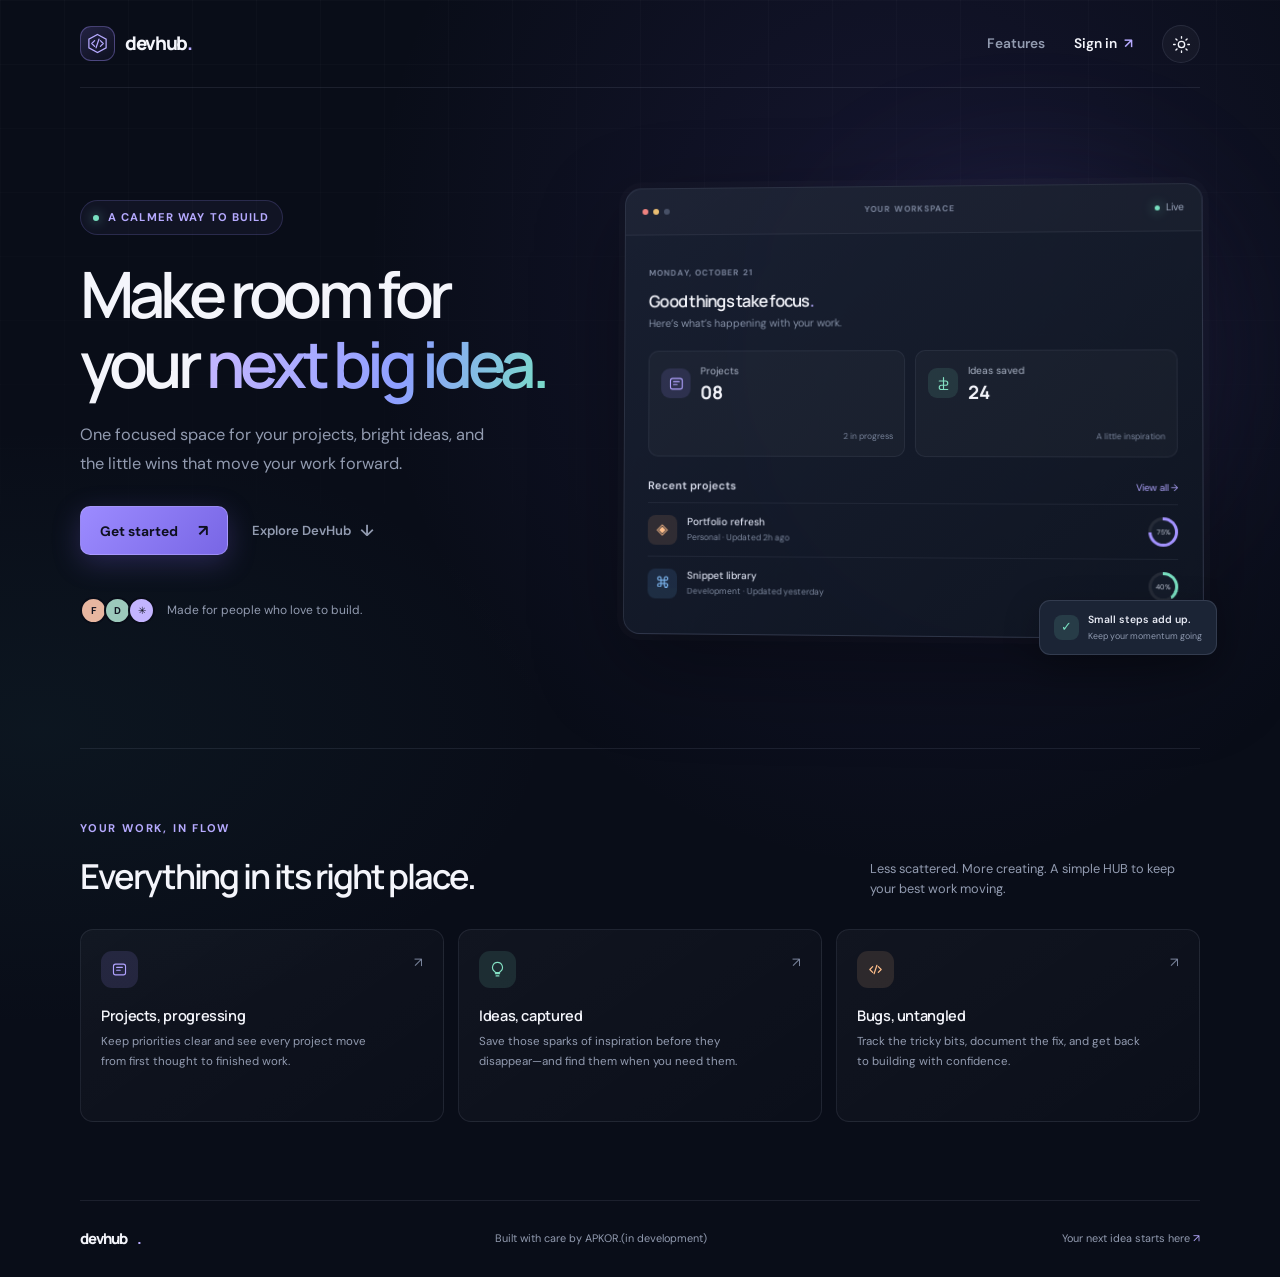
<file: index.html>
<!DOCTYPE html>
<html lang="en">
<head>
    <meta charset="UTF-8">
    <meta name="viewport" content="width=device-width, initial-scale=1.0">
    <meta name="author" content="Francis Bernardo">
    <meta name="description" content="DevHub is your focused workspace for developer projects, ideas, and progress.">
    <meta name="theme-color" content="#090d18">
    <title>DevHub — Your space to build</title>
    <link rel="icon" href="devhublogo.png" type="image/x-icon">
    <link rel="stylesheet" href="script.css">
</head>
<body>
    <div class="page-shell">
        <header class="site-header">
            <a class="brand" href="index.html" aria-label="DevHub home">
                <span class="brand-mark" aria-hidden="true">
                    <svg viewBox="0 0 32 32" fill="none">
                        <path d="M16 3.5 28 10v12L16 28.5 4 22V10L16 3.5Z" stroke="currentColor" stroke-width="1.7"/>
                        <path d="m12 12-4 4 4 4m8-8 4 4-4 4m-2-10-4 12" stroke="currentColor" stroke-width="1.7" stroke-linecap="round" stroke-linejoin="round"/>
                    </svg>
                </span>
                <span>devhub<span class="brand-period">.</span></span>
            </a>
            <nav class="header-actions" aria-label="Main navigation">
                <a class="nav-link" href="#features">Features</a>
                <a class="nav-cta" href="log in.html">Sign in <span aria-hidden="true">↗</span></a>
                <button id="theme-toggle" class="theme-toggle" type="button" aria-label="Switch to light theme" aria-pressed="false">
                    <svg class="sun-icon" viewBox="0 0 24 24" fill="none" aria-hidden="true">
                        <circle cx="12" cy="12" r="4" stroke="currentColor" stroke-width="1.7"/>
                        <path d="M12 2v2m0 16v2M4.93 4.93l1.42 1.42m11.3 11.3 1.42 1.42M2 12h2m16 0h2M4.93 19.07l1.42-1.42m11.3-11.3 1.42-1.42" stroke="currentColor" stroke-width="1.7" stroke-linecap="round"/>
                    </svg>
                    <svg class="moon-icon" viewBox="0 0 24 24" fill="none" aria-hidden="true">
                        <path d="M20.2 15.1A8.5 8.5 0 0 1 8.9 3.8 8.5 8.5 0 1 0 20.2 15.1Z" stroke="currentColor" stroke-width="1.7" stroke-linejoin="round"/>
                    </svg>
                </button>
            </nav>
        </header>

        <main>
            <section class="hero" aria-labelledby="hero-title">
                <div class="hero-copy">
                    <div class="eyebrow"><span class="status-dot"></span> A calmer way to build</div>
                    <h1 id="hero-title">Make room for<br>your <span>next big idea.</span></h1>
                    <p class="hero-description">One focused space for your projects, bright ideas, and the little wins that move your work forward.</p>
                    <div class="hero-actions">
                        <a class="primary-button" href="log in.html">Get started <span aria-hidden="true">↗</span></a>
                        <a class="text-button" href="#features">Explore DevHub <span aria-hidden="true">↓</span></a>
                    </div>
                    <div class="social-proof">
                        <div class="avatar-stack" aria-hidden="true">
                            <span class="avatar avatar-one">F</span>
                            <span class="avatar avatar-two">D</span>
                            <span class="avatar avatar-three">✳</span>
                        </div>
                        <p>Made for people who love to build.</p>
                    </div>
                </div>

                <div class="workspace-wrap" aria-label="Preview of the DevHub workspace">
                    <div class="glow-orb" aria-hidden="true"></div>
                    <div class="workspace-card">
                        <div class="workspace-topbar">
                            <div class="window-dots" aria-hidden="true"><i></i><i></i><i></i></div>
                            <span class="workspace-label">YOUR WORKSPACE</span>
                            <span class="live-indicator"><i></i> Live</span>
                        </div>
                        <div class="workspace-content">
                            <div class="workspace-greeting">
                                <span class="greeting-label">MONDAY, OCTOBER 21</span>
                                <h2>Good things take focus<span>.</span></h2>
                                <p>Here’s what’s happening with your work.</p>
                            </div>
                            <div class="overview-row">
                                <div class="overview-tile">
                                    <span class="tile-icon violet" aria-hidden="true">
                                        <svg viewBox="0 0 24 24" fill="none"><rect x="3.5" y="4.5" width="17" height="15" rx="3" stroke="currentColor" stroke-width="1.6"/><path d="M8 9h8M8 13h5" stroke="currentColor" stroke-width="1.6" stroke-linecap="round"/></svg>
                                    </span>
                                    <span class="tile-label">Projects</span>
                                    <strong>08</strong>
                                    <span class="tile-note">2 in progress</span>
                                </div>
                                <div class="overview-tile">
                                    <span class="tile-icon mint" aria-hidden="true">
                                        <svg viewBox="0 0 24 24" fill="none"><path d="M12 3.5v17m-6-12h9a3 3 0 0 1 0 6H9a3 3 0 0 0 0 6h9" stroke="currentColor" stroke-width="1.6" stroke-linecap="round"/></svg>
                                    </span>
                                    <span class="tile-label">Ideas saved</span>
                                    <strong>24</strong>
                                    <span class="tile-note">A little inspiration</span>
                                </div>
                            </div>
                            <div class="recent-projects">
                                <div class="section-heading"><span>Recent projects</span><a href="projects.html">View all <span aria-hidden="true">→</span></a></div>
                                <div class="project-row">
                                    <span class="project-symbol project-symbol-one" aria-hidden="true">◈</span>
                                    <span class="project-name">Portfolio refresh<small>Personal · Updated 2h ago</small></span>
                                    <span class="progress-ring progress-75" aria-label="75% complete"><span>75%</span></span>
                                </div>
                                <div class="project-row">
                                    <span class="project-symbol project-symbol-two" aria-hidden="true">⌘</span>
                                    <span class="project-name">Snippet library<small>Development · Updated yesterday</small></span>
                                    <span class="progress-ring progress-40" aria-label="40% complete"><span>40%</span></span>
                                </div>
                            </div>
                        </div>
                    </div>
                    <div class="floating-note"><span class="note-check" aria-hidden="true">✓</span><span>Small steps add up.<small>Keep your momentum going</small></span></div>
                </div>
            </section>

            <section class="features" id="features" aria-labelledby="features-title">
                <div class="features-heading">
                    <div>
                        <span class="section-kicker">YOUR WORK, IN FLOW</span>
                        <h2 id="features-title">Everything in its right place.</h2>
                    </div>
                    <p>Less scattered. More creating. A simple HUB to keep your best work moving.</p>
                </div>
                <div class="feature-grid">
                    <article class="feature-card">
                        <span class="feature-icon feature-violet" aria-hidden="true">
                            <svg viewBox="0 0 24 24" fill="none"><rect x="3.5" y="4.5" width="17" height="15" rx="3" stroke="currentColor" stroke-width="1.6"/><path d="M8 9h8M8 13h5" stroke="currentColor" stroke-width="1.6" stroke-linecap="round"/></svg>
                        </span>
                        <h3>Projects, progressing</h3>
                        <p>Keep priorities clear and see every project move from first thought to finished work.</p>
                        <span class="feature-arrow" aria-hidden="true">↗</span>
                    </article>
                    <article class="feature-card">
                        <span class="feature-icon feature-mint" aria-hidden="true">
                            <svg viewBox="0 0 24 24" fill="none"><path d="M9 18h6m-5 3h4m-2-19a7 7 0 0 0-4 12.75c.6.4 1 1.05 1 1.75h6c0-.7.4-1.35 1-1.75A7 7 0 0 0 12 2Z" stroke="currentColor" stroke-width="1.6" stroke-linecap="round" stroke-linejoin="round"/></svg>
                        </span>
                        <h3>Ideas, captured</h3>
                        <p>Save those sparks of inspiration before they disappear—and find them when you need them.</p>
                        <span class="feature-arrow" aria-hidden="true">↗</span>
                    </article>
                    <article class="feature-card">
                        <span class="feature-icon feature-amber" aria-hidden="true">
                            <svg viewBox="0 0 24 24" fill="none"><path d="m8 8-4 4 4 4m8-8 4 4-4 4m-2-10-4 12" stroke="currentColor" stroke-width="1.7" stroke-linecap="round" stroke-linejoin="round"/></svg>
                        </span>
                        <h3>Bugs, untangled</h3>
                        <p>Track the tricky bits, document the fix, and get back to building with confidence.</p>
                        <span class="feature-arrow" aria-hidden="true">↗</span>
                    </article>
                </div>
            </section>
        </main>

        <footer class="site-footer">
            <a class="footer-brand" href="index.html">devhub<span>.</span></a>
            <p>Built with care by APKOR.(in development)</p>
            <a href="log in.html">Your next idea starts here <span aria-hidden="true">↗</span></a>
        </footer>
    </div>
    <script src="script.js"></script>
</body>
</html>
</file>
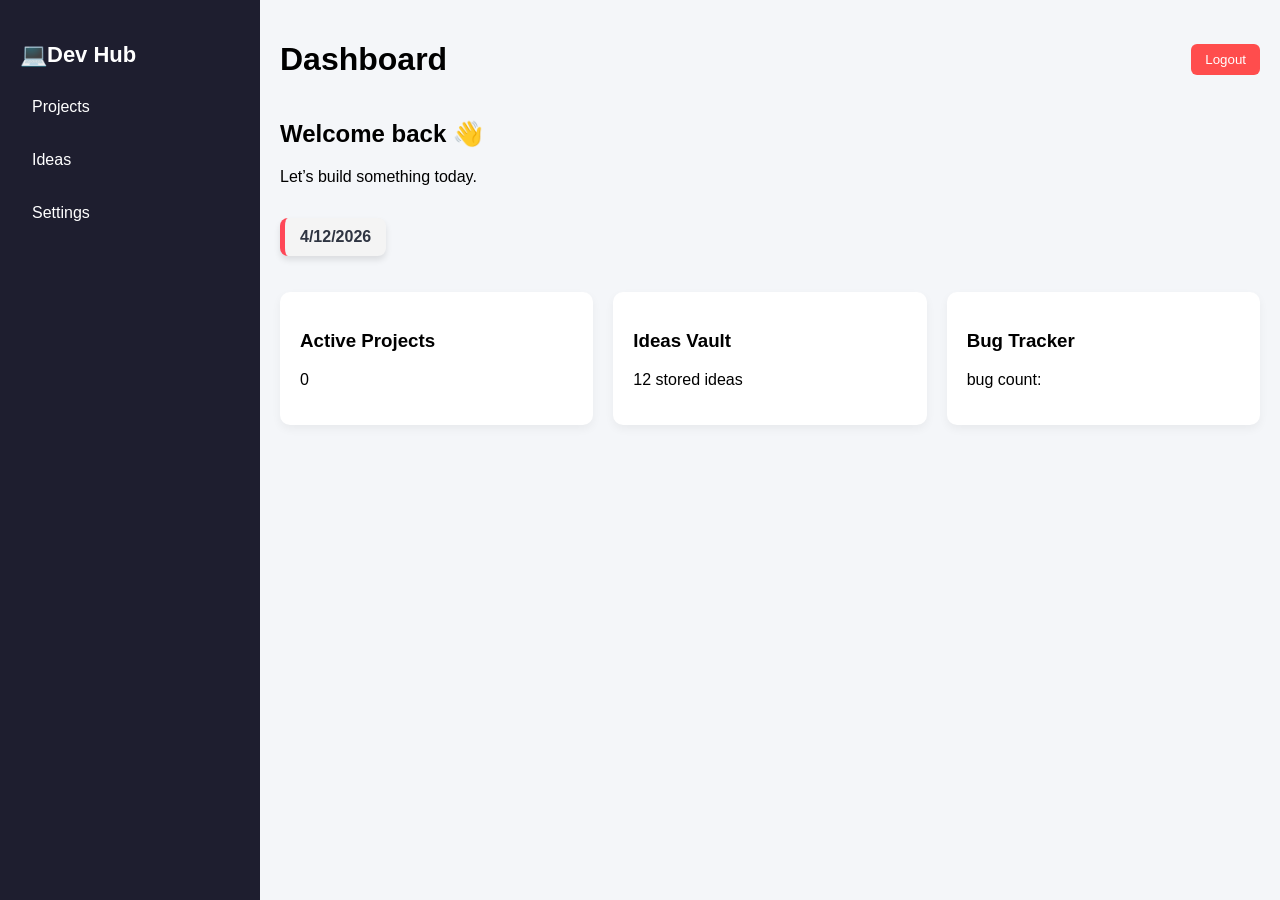
<file: dashboard.html>
<!DOCTYPE html>
<html lang="en">
<head>
    <meta charset="UTF-8">
    <meta name="viewport" content="width=device-width, initial-scale=1.0">
    <title>Dashboard</title>
    <link rel="stylesheet" href="dashboard.css">
</head>
<body>
    <div class="dashboard">

        <aside class="sidebar">
            <h2><a href="dashboard.html" class="logo">💻Dev Hub</a></h2>
            <ul>
                <li><a href="projects.html">Projects</a></li>
                <li><a href="ideas.html">Ideas</a></li>
                <li><a href="settings.html">Settings</a></li>
            </ul>
        </aside>

        <main class="main-content">

            <header class="topbar">
                <h1>Dashboard</h1>
                <button class="logout-btn">Logout</button>
            </header>

            <section class="welcome">
                <h2>Welcome back 👋</h2>
                <p>Let’s build something today.</p>
            </section>
            
            <p id="current-date">Loading date...</p>


            <section class="cards">
                <div class="card" id="activeProjectsCard">
                    <h3>Active Projects</h3>
                    <p id="active-projects-count"></p>
                </div>

                <div class="card">
                    <h3>Ideas Vault</h3>    
                    <p>12 stored ideas</p>
                </div>
                <div class="bug tracker-card card" id="bugCatcher">
                    <h3>Bug Tracker</h3>
                    <p>bug count: <span id="bug-count:"></span></p>
                </div>
            </section>

        </main>
    </div>

    <script src="dashboard.js"></script>
    <script src="bugcatcher.js"></script>
</body>
</html>
</file>
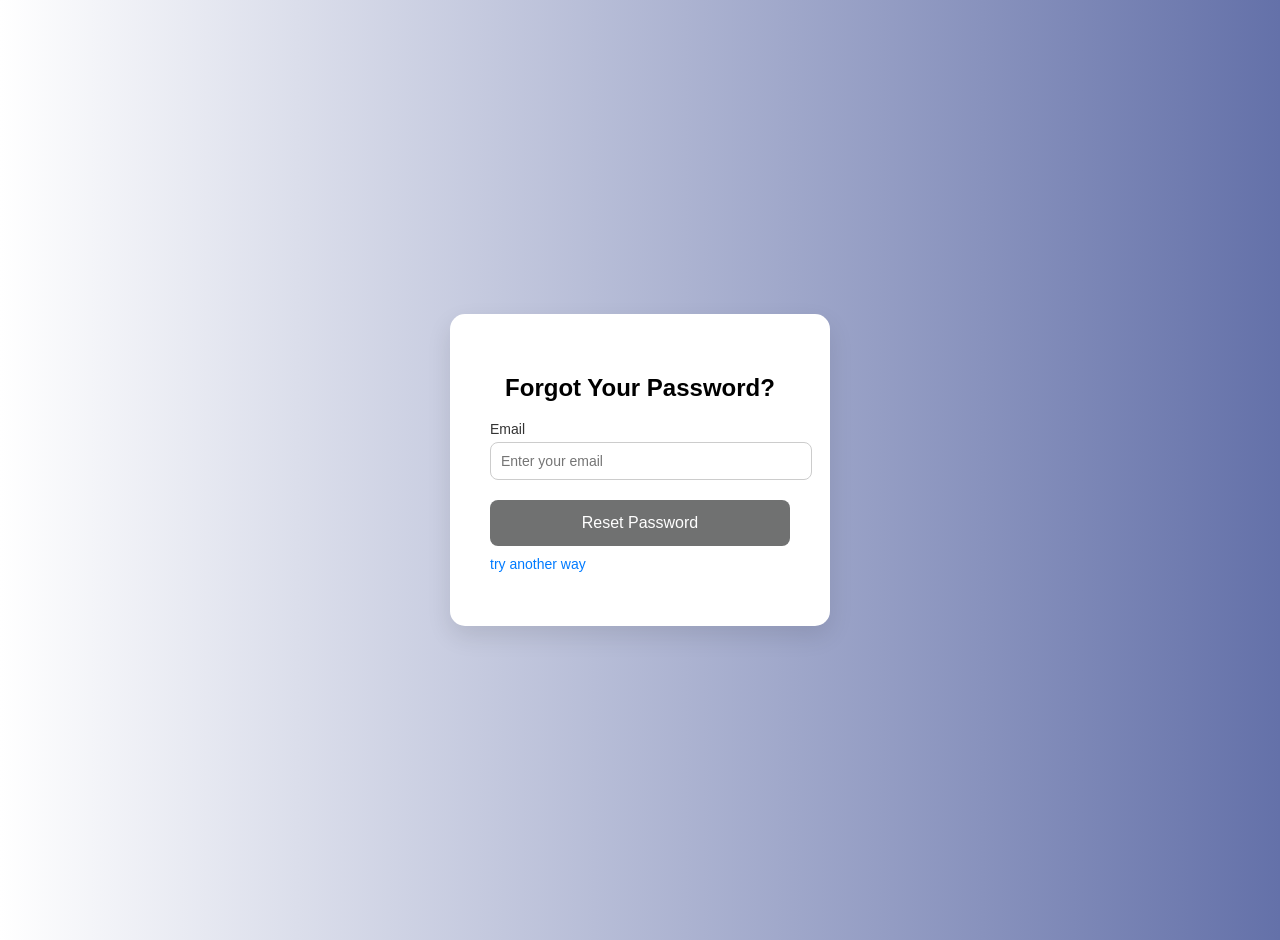
<file: forget-password.html>
<!DOCTYPE html>
<html lang="en">
<head>
    <meta charset="UTF-8">
    <meta name="viewport" content="width=device-width, initial-scale=1.0">
    <title>Forget Password</title>
    <link rel="stylesheet" href="forget-password.css">
</head>
<body>
    <div class="forgot-password-container">
        <h2>Forgot Your Password?</h2>

        <form id="forgot-password-form">
            <div class="input-group">
                <label for="reset-email">Email</label>
                <input type="email" id="reset-email" placeholder="Enter your email" required>
                <p id="email-error" style="color: red; display: none;"></p>
            </div>
            <button type="submit">Reset Password</button>
            <p class="try-another-way">
                <a href="try-another-way.html">try another way</a>
            </p>
        </form>
    </div>
    <script src="forget-password.js"></script>
</body>
</html>
</file>
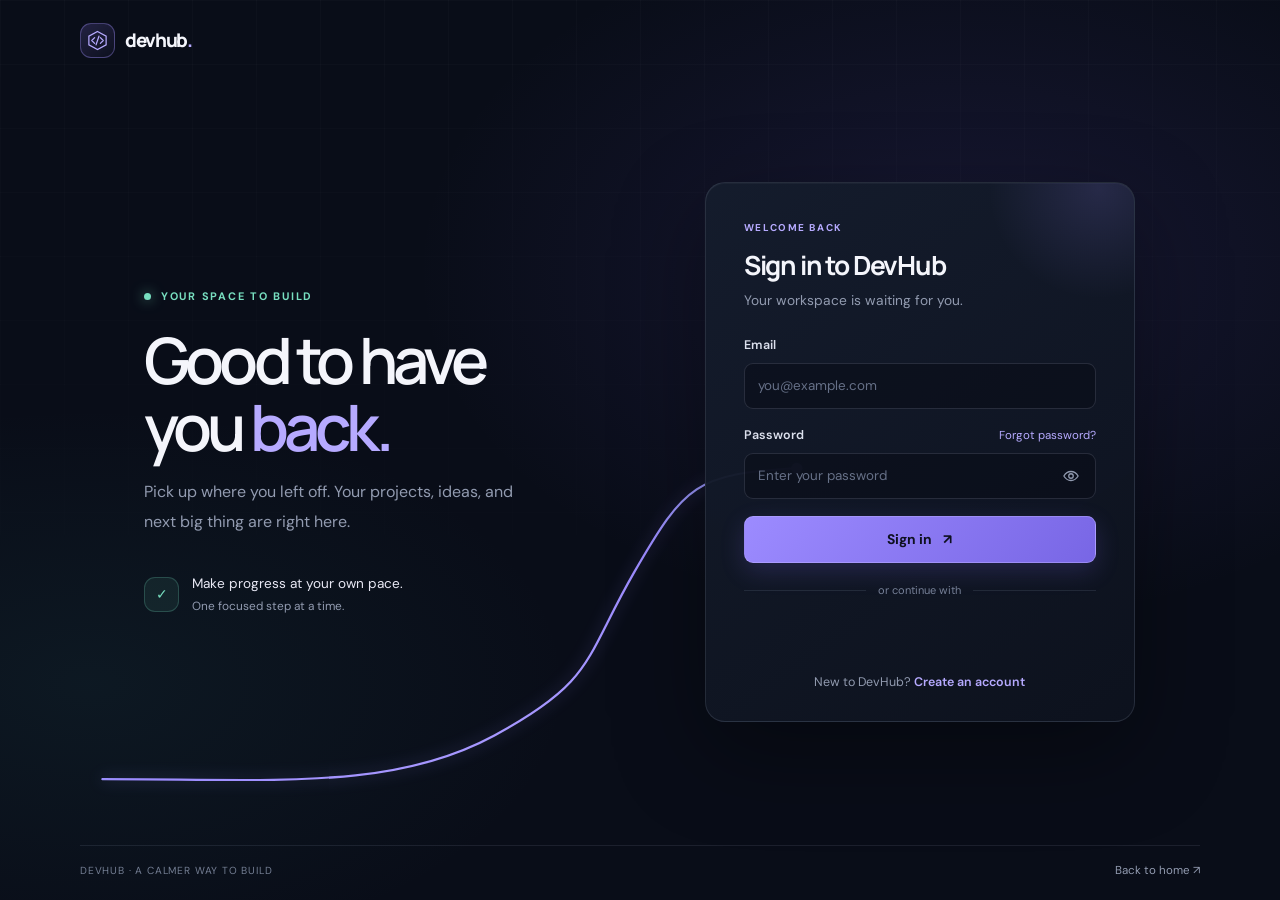
<file: log in.html>
<!DOCTYPE html>
<html lang="en">
<head>
    <meta charset="UTF-8">
    <meta name="viewport" content="width=device-width, initial-scale=1.0">
    <meta name="theme-color" content="#090d18">
    <title>Sign in | DevHub</title>
    <link rel="stylesheet" href="log in.css">
    <script src="https://accounts.google.com/gsi/client" async defer></script>
</head>
<body>
    <div class="auth-page">
        <a class="brand" href="index.html" aria-label="DevHub home">
            <span class="brand-mark" aria-hidden="true">
                <svg viewBox="0 0 32 32" fill="none">
                    <path d="M16 3.5 28 10v12L16 28.5 4 22V10L16 3.5Z" stroke="currentColor" stroke-width="1.7"/>
                    <path d="m12 12-4 4 4 4m8-8 4 4-4 4m-2-10-4 12" stroke="currentColor" stroke-width="1.7" stroke-linecap="round" stroke-linejoin="round"/>
                </svg>
            </span>
            <span>devhub<span class="brand-period">.</span></span>
        </a>

        <main class="auth-stage">
            <svg class="auth-cord" viewBox="0 0 1000 700" preserveAspectRatio="none" aria-hidden="true">
                <defs>
                    <linearGradient id="cord-gradient" x1="0" y1="0" x2="1" y2="1">
                        <stop offset="0" stop-color="#78dfc0"/>
                        <stop offset=".52" stop-color="#9c8bff"/>
                        <stop offset="1" stop-color="#b6aaff"/>
                    </linearGradient>
                </defs>
                <path class="cord-line" d="M 20 640 C 180 640 280 650 370 600 S 450 530 495 450 S 550 360 640 355"/>
                <circle class="cord-terminal" cx="640" cy="355" r="5"/>
            </svg>

            <section class="auth-story" aria-labelledby="story-title">
                <p class="eyebrow"><span class="status-dot"></span> YOUR SPACE TO BUILD</p>
                <h1 id="story-title">Good to have<br>you <span>back.</span></h1>
                <p class="story-copy">Pick up where you left off. Your projects, ideas, and next big thing are right here.</p>
                <div class="story-note">
                    <span class="note-check" aria-hidden="true">✓</span>
                    <span>Make progress at your own pace.<small>One focused step at a time.</small></span>
                </div>
            </section>

            <section class="auth-card" aria-labelledby="auth-title">
                <div class="card-orb" aria-hidden="true"></div>
                <p class="card-kicker">WELCOME BACK</p>
                <h2 id="auth-title">Sign in to DevHub</h2>
                <p class="card-description">Your workspace is waiting for you.</p>

                <form id="login-form" novalidate>
                    <div class="input-group">
                        <label for="email">Email</label>
                        <input name="email" type="email" id="email" placeholder="you@example.com" autocomplete="email" aria-describedby="email-error">
                        <p id="email-error" class="form-error" role="alert"></p>
                    </div>

                    <div class="input-group">
                        <div class="label-row">
                            <label for="password">Password</label>
                            <a class="forgot-password" href="forget-password.html">Forgot password?</a>
                        </div>
                        <div class="password-field">
                            <input name="password" type="password" id="password" placeholder="Enter your password" autocomplete="current-password" aria-describedby="password-error">
                            <button class="password-toggle" type="button" data-password-toggle aria-label="Show password" aria-pressed="false" aria-controls="password">
                                <svg class="eye-open" viewBox="0 0 24 24" fill="none" aria-hidden="true">
                                    <path d="M2.5 12s3.5-6 9.5-6 9.5 6 9.5 6-3.5 6-9.5 6-9.5-6-9.5-6Z" stroke="currentColor" stroke-width="1.7" stroke-linejoin="round"/>
                                    <circle cx="12" cy="12" r="3" stroke="currentColor" stroke-width="1.7"/>
                                </svg>
                                <svg class="eye-closed" viewBox="0 0 24 24" fill="none" aria-hidden="true">
                                    <path d="m3 3 18 18M10.6 10.6a2 2 0 0 0 2.8 2.8M9.9 5.2A10.8 10.8 0 0 1 12 5c6 0 9.5 7 9.5 7a17 17 0 0 1-3.1 3.8M6.2 6.2C3.9 7.8 2.5 12 2.5 12s3.5 7 9.5 7a10 10 0 0 0 3-.5" stroke="currentColor" stroke-width="1.7" stroke-linecap="round" stroke-linejoin="round"/>
                                </svg>
                            </button>
                        </div>
                        <p id="password-error" class="form-error" role="alert"></p>
                    </div>

                    <button class="submit-button" type="submit">Sign in <span aria-hidden="true">↗</span></button>

                    <div class="auth-divider"><span>or continue with</span></div>
                    <div id="g_id_onload"
                         data-client_id="884013839075-0sne5jhlou7sma1ku81okjqhhvpotn40.apps.googleusercontent.com"
                         data-callback="handleCredentialResponse">
                    </div>
                    <div class="google-signin">
                        <div class="g_id_signin" data-type="standard"></div>
                    </div>

                    <p class="auth-switch">New to DevHub? <a href="sign-up.html">Create an account</a></p>
                </form>
            </section>
        </main>

        <footer class="auth-footer">
            <span>DEVHUB · A CALMER WAY TO BUILD</span>
            <a href="index.html">Back to home <span aria-hidden="true">↗</span></a>
        </footer>
    </div>
    <script src="auth.js"></script>
    <script src="log.js"></script>
</body>
</html>
</file>
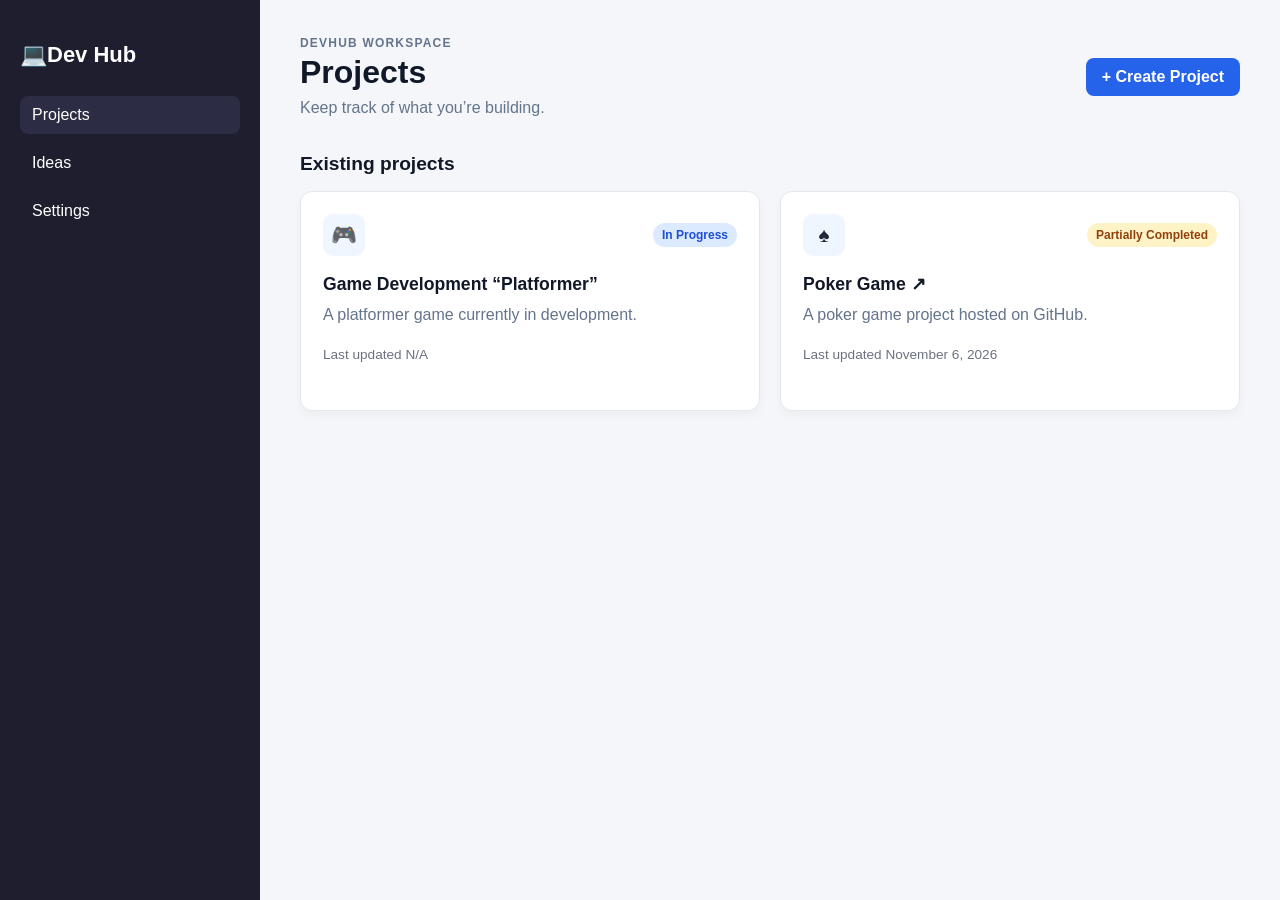
<file: projects.html>
<!DOCTYPE html>
<html lang="en">
<head>
    <meta charset="UTF-8">
    <meta name="viewport" content="width=device-width, initial-scale=1.0">
    <title>Projects | DevHub</title>
    <link rel="stylesheet" href="projects.css">
</head>
<body>
    <div class="projects">
        <aside class="sidebar">
            <h2><a href="dashboard.html" class="logo">💻Dev Hub</a></h2>
            <ul>
                <li><a href="projects.html" aria-current="page">Projects</a></li>
                <li><a href="ideas.html">Ideas</a></li>
                <li><a href="settings.html">Settings</a></li>
            </ul>
        </aside>

        <main class="main-content">
            <header class="page-header">
                <div>
                    <p class="eyebrow">DEVHUB WORKSPACE</p>
                    <h1>Projects</h1>
                    <p class="page-description">Keep track of what you’re building.</p>
                </div>
                <a href="new-project.html" class="primary-btn">+ Create Project</a>
            </header>

            <section aria-labelledby="existing-projects-heading">
                <h2 id="existing-projects-heading" class="section-title">Existing projects</h2>
                <div id="projects" class="project-grid">
                    <article class="project-card">
                        <div class="card-heading">
                            <span class="project-icon" aria-hidden="true">🎮</span>
                            <span class="status status-progress">In Progress</span>
                        </div>
                        <h3>Game Development “Platformer”</h3>
                        <p class="project-description">A platformer game currently in development.</p>
                        <p class="project-date">Last updated <time datetime="N/A">N/A</time></p>
                    </article>

                    <article class="project-card projects2">
                        <div class="card-heading">
                            <span class="project-icon" aria-hidden="true">♠️</span>
                            <span class="status status-partial">Partially Completed</span>
                        </div>
                        <h3>
                            <a class="project-link" href="https://github.com/francisbernardo023-lang/a-meh-poker-game-i-guess" target="_blank" rel="noopener noreferrer">
                                Poker Game <span aria-hidden="true">↗</span>
                            </a>
                        </h3>
                        <p class="project-description">A poker game project hosted on GitHub.</p>
                        <p class="project-date">Last updated <time datetime="2026-11-06">November 6, 2026</time></p>
                    </article>
                </div>
            </section>
        </main>
    </div>
    <script src="projects.js"></script>
</body>
</html>
</file>
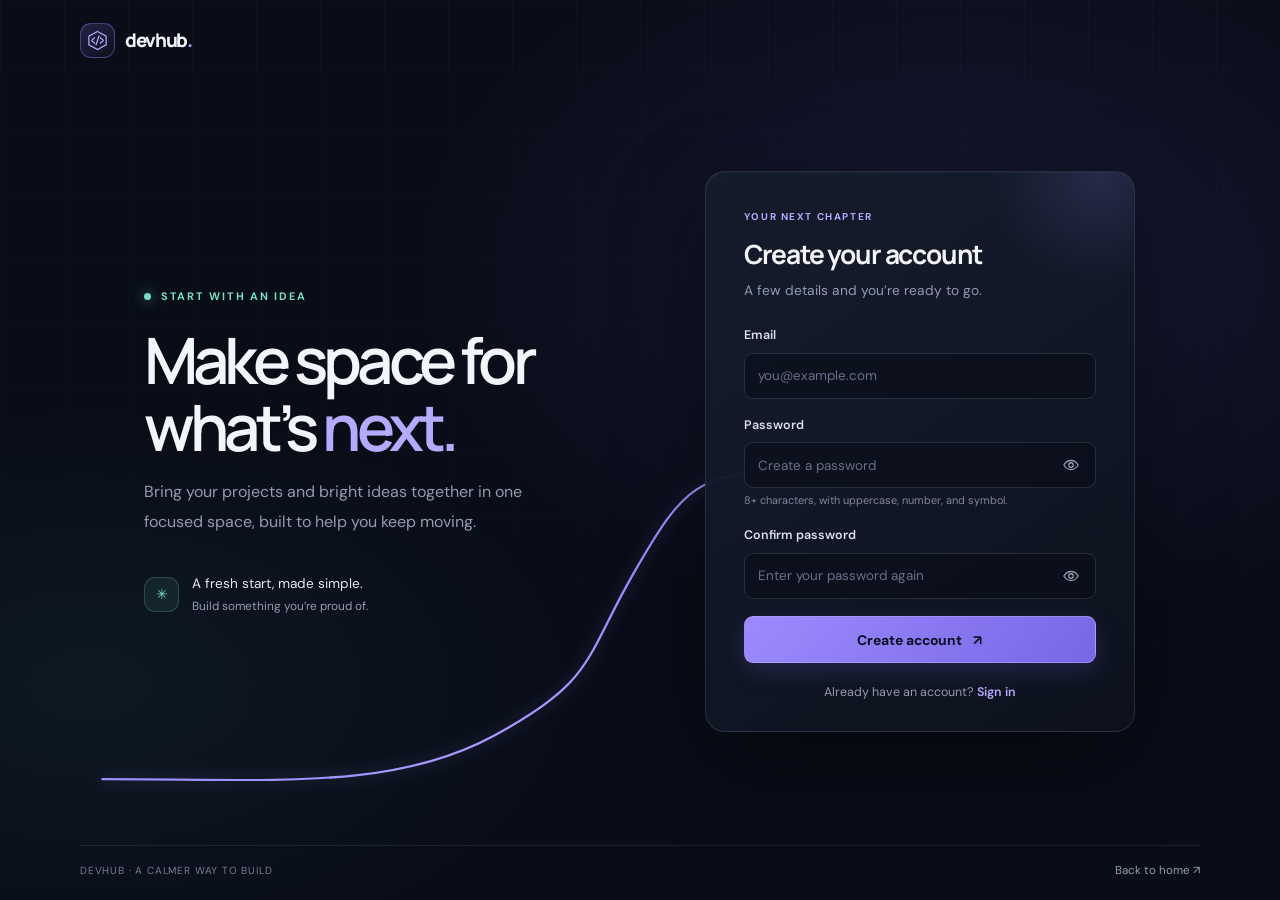
<file: sign-up.html>
<!DOCTYPE html>
<html lang="en">
<head>
    <meta charset="UTF-8">
    <meta name="viewport" content="width=device-width, initial-scale=1.0">
    <meta name="theme-color" content="#090d18">
    <title>Create an account | DevHub</title>
    <link rel="stylesheet" href="sign-up.css">
</head>
<body>
    <div class="auth-page">
        <a class="brand" href="index.html" aria-label="DevHub home">
            <span class="brand-mark" aria-hidden="true">
                <svg viewBox="0 0 32 32" fill="none">
                    <path d="M16 3.5 28 10v12L16 28.5 4 22V10L16 3.5Z" stroke="currentColor" stroke-width="1.7"/>
                    <path d="m12 12-4 4 4 4m8-8 4 4-4 4m-2-10-4 12" stroke="currentColor" stroke-width="1.7" stroke-linecap="round" stroke-linejoin="round"/>
                </svg>
            </span>
            <span>devhub<span class="brand-period">.</span></span>
        </a>

        <main class="auth-stage">
            <svg class="auth-cord" viewBox="0 0 1000 700" preserveAspectRatio="none" aria-hidden="true">
                <defs>
                    <linearGradient id="cord-gradient" x1="0" y1="0" x2="1" y2="1">
                        <stop offset="0" stop-color="#78dfc0"/>
                        <stop offset=".52" stop-color="#9c8bff"/>
                        <stop offset="1" stop-color="#b6aaff"/>
                    </linearGradient>
                </defs>
                <path class="cord-line" d="M 20 640 C 180 640 280 650 370 600 S 450 530 495 450 S 550 360 640 355"/>
                <circle class="cord-terminal" cx="640" cy="355" r="5"/>
            </svg>

            <section class="auth-story" aria-labelledby="story-title">
                <p class="eyebrow"><span class="status-dot"></span> START WITH AN IDEA</p>
                <h1 id="story-title">Make space for<br>what’s <span>next.</span></h1>
                <p class="story-copy">Bring your projects and bright ideas together in one focused space, built to help you keep moving.</p>
                <div class="story-note">
                    <span class="note-check" aria-hidden="true">✳</span>
                    <span>A fresh start, made simple.<small>Build something you’re proud of.</small></span>
                </div>
            </section>

            <section class="auth-card" aria-labelledby="auth-title">
                <div class="card-orb" aria-hidden="true"></div>
                <p class="card-kicker">YOUR NEXT CHAPTER</p>
                <h2 id="auth-title">Create your account</h2>
                <p class="card-description">A few details and you’re ready to go.</p>

                <form id="signup-form" novalidate>
                    <div class="input-group">
                        <label for="email">Email</label>
                        <input type="email" id="email" placeholder="you@example.com" autocomplete="email" aria-describedby="email-error">
                        <p id="email-error" class="form-error" role="alert"></p>
                    </div>

                    <div class="input-group">
                        <label for="password">Password</label>
                        <div class="password-field">
                            <input type="password" id="password" placeholder="Create a password" autocomplete="new-password" aria-describedby="password-error password-hint">
                            <button class="password-toggle" type="button" data-password-toggle aria-label="Show password" aria-pressed="false" aria-controls="password">
                                <svg class="eye-open" viewBox="0 0 24 24" fill="none" aria-hidden="true">
                                    <path d="M2.5 12s3.5-6 9.5-6 9.5 6 9.5 6-3.5 6-9.5 6-9.5-6-9.5-6Z" stroke="currentColor" stroke-width="1.7" stroke-linejoin="round"/>
                                    <circle cx="12" cy="12" r="3" stroke="currentColor" stroke-width="1.7"/>
                                </svg>
                                <svg class="eye-closed" viewBox="0 0 24 24" fill="none" aria-hidden="true">
                                    <path d="m3 3 18 18M10.6 10.6a2 2 0 0 0 2.8 2.8M9.9 5.2A10.8 10.8 0 0 1 12 5c6 0 9.5 7 9.5 7a17 17 0 0 1-3.1 3.8M6.2 6.2C3.9 7.8 2.5 12 2.5 12s3.5 7 9.5 7a10 10 0 0 0 3-.5" stroke="currentColor" stroke-width="1.7" stroke-linecap="round" stroke-linejoin="round"/>
                                </svg>
                            </button>
                        </div>
                        <p id="password-error" class="form-error" role="alert"></p>
                        <p id="password-hint" class="field-hint">8+ characters, with uppercase, number, and symbol.</p>
                    </div>

                    <div class="input-group">
                        <label for="confirm-password">Confirm password</label>
                        <div class="password-field">
                            <input type="password" id="confirm-password" placeholder="Enter your password again" autocomplete="new-password" aria-describedby="confirm-password-error">
                            <button class="password-toggle" type="button" data-password-toggle aria-label="Show password" aria-pressed="false" aria-controls="confirm-password">
                                <svg class="eye-open" viewBox="0 0 24 24" fill="none" aria-hidden="true">
                                    <path d="M2.5 12s3.5-6 9.5-6 9.5 6 9.5 6-3.5 6-9.5 6-9.5-6-9.5-6Z" stroke="currentColor" stroke-width="1.7" stroke-linejoin="round"/>
                                    <circle cx="12" cy="12" r="3" stroke="currentColor" stroke-width="1.7"/>
                                </svg>
                                <svg class="eye-closed" viewBox="0 0 24 24" fill="none" aria-hidden="true">
                                    <path d="m3 3 18 18M10.6 10.6a2 2 0 0 0 2.8 2.8M9.9 5.2A10.8 10.8 0 0 1 12 5c6 0 9.5 7 9.5 7a17 17 0 0 1-3.1 3.8M6.2 6.2C3.9 7.8 2.5 12 2.5 12s3.5 7 9.5 7a10 10 0 0 0 3-.5" stroke="currentColor" stroke-width="1.7" stroke-linecap="round" stroke-linejoin="round"/>
                                </svg>
                            </button>
                        </div>
                        <p id="confirm-password-error" class="form-error" role="alert"></p>
                    </div>

                    <button class="submit-button" type="submit" id="signup-button">Create account <span aria-hidden="true">↗</span></button>
                    <p class="auth-switch">Already have an account? <a href="log in.html">Sign in</a></p>
                </form>
            </section>
        </main>

        <footer class="auth-footer">
            <span>DEVHUB · A CALMER WAY TO BUILD</span>
            <a href="index.html">Back to home <span aria-hidden="true">↗</span></a>
        </footer>
    </div>
    <script src="auth.js"></script>
    <script src="sign-up.js"></script>
</body>
</html>
</file>
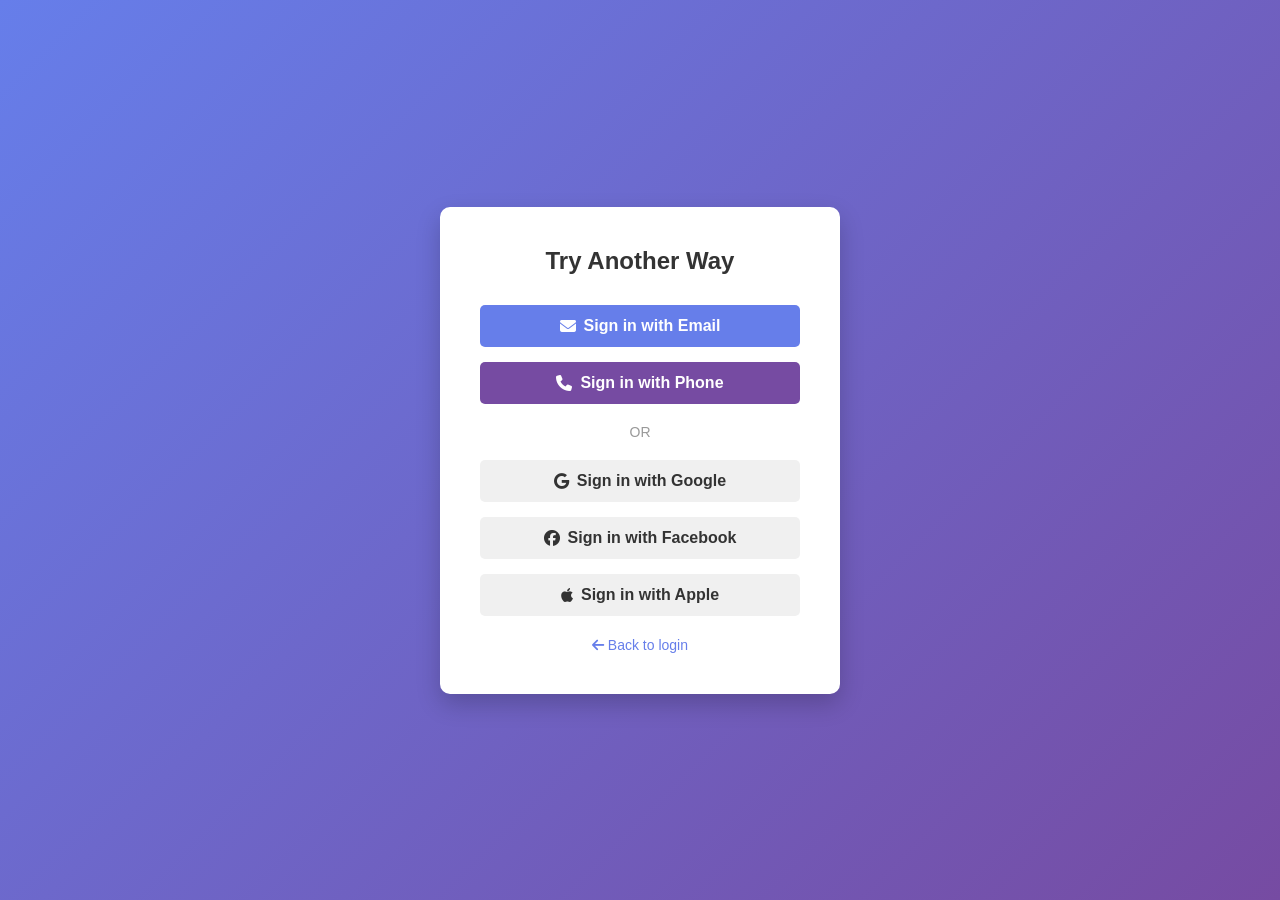
<file: try-another-way.html>
<!DOCTYPE html>
<html lang="en">
<head>
    <meta charset="UTF-8">
    <meta name="viewport" content="width=device-width, initial-scale=1.0">
    <title>Try Another Way - Login</title>
    <link rel="stylesheet" href="https://cdnjs.cloudflare.com/ajax/libs/font-awesome/6.5.1/css/all.min.css">
    <link rel="stylesheet" href="try-another-way.css">
</head>
<body>
    <div class="container">
        <h1>Try Another Way</h1>
        
        <div class="login-option">
            <button class="email-btn"><i class="fas fa-envelope"></i> Sign in with Email</button>
        </div>
        
        <div class="login-option">
            <button class="phone-btn"><i class="fas fa-phone"></i> Sign in with Phone</button>
        </div>
        
        <div class="divider">OR</div>
        
        <div class="login-option">
            <button class="social-btn"><i class="fab fa-google"></i> Sign in with Google</button>
        </div>
        
        <div class="login-option">
            <button class="social-btn"><i class="fab fa-facebook"></i> Sign in with Facebook</button>
        </div>
        
        <div class="login-option">
            <button class="social-btn"><i class="fab fa-apple"></i> Sign in with Apple</button>
        </div>
        
        <div class="back-link">
            <a href="log in.html"><i class="fas fa-arrow-left"></i> Back to login</a>
        </div>
    </div>

    <div id="email-modal" class="modal" style="display: none;">
        <div class="modal-content">
            <span class="close">&times;</span>
            <h2>Sign in with Email</h2>
            <form id="email-signin-form">
                <input type="email" id="signin-email" placeholder="Enter your email" required>
                <p id="email-error" style="color: red; display: none;"></p>
                <button type="submit">Continue</button>
            </form>
        </div>
    </div>

    <div id="phone-modal" class="modal" style="display: none;">
        <div class="modal-content">
            <span class="close">&times;</span>
            <h2>Sign in with Phone</h2>
            <form id="phone-signin-form">
                <input type="tel" id="signin-phone" placeholder="Enter your phone number" required>
                <p id="phone-error" style="color: red; display: none;"></p>
                <button type="submit">Continue</button>
            </form>
        </div>
    </div>

    <script src="try-another-way.js"></script>
</file>
<file: script.css>
@import url("https://fonts.googleapis.com/css2?family=DM+Sans:wght@400;500;600;700&family=Manrope:wght@400;500;600;700;800&display=swap");

:root {
    color-scheme: dark;
    font-family: "DM Sans", "Segoe UI", sans-serif;
    font-synthesis: none;
    text-rendering: optimizeLegibility;
    -webkit-font-smoothing: antialiased;
    --page: #090d18;
    --surface: #111726;
    --surface-raised: #151d2d;
    --border: rgba(194, 205, 231, .1);
    --text: #f4f5fb;
    --muted: #929bb0;
    --accent: #9c8bff;
    --accent-bright: #b6aaff;
    --mint: #78dfc0;
    --shadow: 0 30px 90px rgba(0, 0, 0, .35);
}

* {
    box-sizing: border-box;
}

html {
    scroll-behavior: smooth;
    scroll-padding-top: 40px;
}

body {
    isolation: isolate;
    min-width: 320px;
    margin: 0;
    background:
        radial-gradient(ellipse at 71% 21%, rgba(105, 82, 205, .13), transparent 34rem),
        radial-gradient(ellipse at 3% 57%, rgba(49, 126, 128, .08), transparent 32rem),
        var(--page);
    color: var(--text);
    line-height: 1.6;
    transition: background-color .35s ease, color .35s ease;
}

body::before {
    position: fixed;
    z-index: -1;
    inset: 0;
    background-image: linear-gradient(rgba(255, 255, 255, .018) 1px, transparent 1px), linear-gradient(90deg, rgba(255, 255, 255, .018) 1px, transparent 1px);
    background-size: 64px 64px;
    content: "";
    mask-image: linear-gradient(to bottom, black, transparent 80%);
    pointer-events: none;
}

a {
    color: inherit;
    text-decoration: none;
}

button,
a {
    -webkit-tap-highlight-color: transparent;
}

a:focus-visible,
button:focus-visible {
    outline: 2px solid var(--accent-bright);
    outline-offset: 4px;
}

.page-shell {
    width: min(1120px, calc(100% - 64px));
    margin: 0 auto;
}

.site-header {
    display: flex;
    align-items: center;
    justify-content: space-between;
    min-height: 88px;
    border-bottom: 1px solid var(--border);
    animation: fade-down .7s both;
}

.brand,
.footer-brand {
    display: inline-flex;
    align-items: center;
    gap: 10px;
    font-family: "Manrope", "Segoe UI", sans-serif;
    font-size: 1.18rem;
    font-weight: 800;
    letter-spacing: -.07em;
}

.brand-mark {
    display: grid;
    width: 35px;
    height: 35px;
    place-items: center;
    border: 1px solid rgba(164, 146, 255, .35);
    border-radius: 11px;
    background: linear-gradient(145deg, rgba(151, 129, 255, .19), rgba(151, 129, 255, .03));
    color: var(--accent-bright);
}

.brand-mark svg {
    width: 23px;
}

.brand-period,
.footer-brand span {
    color: var(--accent-bright);
}

.header-actions {
    display: flex;
    align-items: center;
    gap: 29px;
}

.nav-link,
.nav-cta {
    font-size: .86rem;
    font-weight: 600;
    transition: color .2s ease;
}

.nav-link {
    color: var(--muted);
}

.nav-link:hover,
.nav-cta:hover {
    color: var(--accent-bright);
}

.nav-cta span {
    margin-left: 4px;
    color: var(--accent-bright);
}

.theme-toggle {
    display: grid;
    width: 38px;
    height: 38px;
    padding: 9px;
    place-items: center;
    border: 1px solid var(--border);
    border-radius: 50%;
    background: rgba(255, 255, 255, .035);
    color: var(--text);
    cursor: pointer;
    transition: background .2s ease, border-color .2s ease, transform .2s ease;
}

.theme-toggle:hover {
    transform: rotate(12deg);
    border-color: rgba(164, 146, 255, .4);
    background: rgba(164, 146, 255, .1);
}

.theme-toggle svg {
    width: 19px;
    height: 19px;
}

.moon-icon {
    display: none;
}

.hero {
    display: grid;
    grid-template-columns: .91fr 1.09fr;
    align-items: center;
    gap: 55px;
    min-height: 660px;
    padding: 72px 0 84px;
}

.hero-copy {
    position: relative;
    z-index: 1;
    animation: rise-in .8s .08s both;
}

.eyebrow,
.section-kicker {
    color: var(--accent-bright);
    font-size: .7rem;
    font-weight: 700;
    letter-spacing: .16em;
    text-transform: uppercase;
}

.eyebrow {
    display: inline-flex;
    align-items: center;
    gap: 9px;
    margin-bottom: 24px;
    padding: 8px 12px;
    border: 1px solid rgba(156, 139, 255, .19);
    border-radius: 99px;
    background: rgba(156, 139, 255, .055);
    letter-spacing: .1em;
}

.status-dot,
.live-indicator i {
    width: 6px;
    height: 6px;
    border-radius: 50%;
    background: var(--mint);
    box-shadow: 0 0 12px rgba(120, 223, 192, .75);
}

.hero h1 {
    margin: 0;
    font-family: "Manrope", "Segoe UI", sans-serif;
    font-size: clamp(2.9rem, 5vw, 4.5rem);
    font-weight: 600;
    letter-spacing: -.075em;
    line-height: 1.08;
}

.hero h1 span {
    background: linear-gradient(105deg, #c0b4ff 8%, #8e9fff 58%, #79dcc7 100%);
    background-clip: text;
    -webkit-text-fill-color: transparent;
}

.hero-description {
    max-width: 415px;
    margin: 22px 0 28px;
    color: var(--muted);
    font-size: 1.02rem;
    line-height: 1.8;
}

.hero-actions {
    display: flex;
    align-items: center;
    gap: 24px;
}

.primary-button {
    display: inline-flex;
    align-items: center;
    gap: 20px;
    min-height: 49px;
    padding: 0 19px;
    border: 1px solid rgba(194, 183, 255, .4);
    border-radius: 10px;
    background: linear-gradient(130deg, #9c8bff, #7866e5);
    box-shadow: 0 8px 28px rgba(126, 104, 239, .25);
    color: #0e1020;
    font-size: .86rem;
    font-weight: 700;
    transition: transform .2s ease, box-shadow .2s ease;
}

.primary-button:hover {
    transform: translateY(-2px);
    box-shadow: 0 13px 34px rgba(126, 104, 239, .38);
}

.primary-button span,
.text-button span {
    font-size: 1rem;
    transition: transform .2s ease;
}

.primary-button:hover span {
    transform: translate(2px, -2px);
}

.text-button {
    display: inline-flex;
    align-items: center;
    gap: 9px;
    color: var(--muted);
    font-size: .82rem;
    font-weight: 600;
    transition: color .2s ease;
}

.text-button:hover {
    color: var(--text);
}

.text-button:hover span {
    transform: translateY(3px);
}

.social-proof {
    display: flex;
    align-items: center;
    gap: 12px;
    margin-top: 42px;
}

.social-proof p {
    margin: 0;
    color: var(--muted);
    font-size: .75rem;
}

.avatar-stack {
    display: flex;
    padding-left: 3px;
}

.avatar {
    display: grid;
    width: 27px;
    height: 27px;
    margin-left: -3px;
    place-items: center;
    border: 2px solid var(--page);
    border-radius: 50%;
    color: #101320;
    font-size: .62rem;
    font-weight: 700;
}

.avatar-one {
    background: #e7b6a0;
}

.avatar-two {
    background: #9cc9bb;
}

.avatar-three {
    background: #c3b4ff;
}

.workspace-wrap {
    position: relative;
    padding: 17px 0 20px;
    animation: rise-in .9s .22s both;
}

.glow-orb {
    position: absolute;
    top: 8%;
    right: 3%;
    width: 300px;
    height: 300px;
    border-radius: 50%;
    background: rgba(121, 104, 241, .2);
    filter: blur(80px);
    animation: breathe 6s ease-in-out infinite;
}

.workspace-card {
    position: relative;
    overflow: hidden;
    border: 1px solid rgba(186, 193, 224, .15);
    border-radius: 17px;
    background: linear-gradient(145deg, rgba(25, 32, 50, .98), rgba(14, 20, 33, .98));
    box-shadow: var(--shadow), 0 0 0 6px rgba(255, 255, 255, .018);
    transform: perspective(1200px) rotateY(-3deg) rotateX(1deg);
    transition: transform .5s cubic-bezier(.2, .8, .2, 1);
}

.workspace-card:hover {
    transform: perspective(1200px) rotateY(0) rotateX(0) translateY(-3px);
}

.workspace-topbar {
    display: flex;
    height: 47px;
    align-items: center;
    justify-content: space-between;
    padding: 0 17px;
    border-bottom: 1px solid rgba(194, 205, 231, .08);
    background: rgba(255, 255, 255, .018);
}

.window-dots {
    display: flex;
    gap: 5px;
}

.window-dots i {
    width: 6px;
    height: 6px;
    border-radius: 50%;
    background: #475066;
}

.window-dots i:first-child {
    background: #ee827f;
}

.window-dots i:nth-child(2) {
    background: #e9bd72;
}

.workspace-label,
.greeting-label {
    color: #778198;
    font-size: .53rem;
    font-weight: 700;
    letter-spacing: .13em;
}

.live-indicator {
    display: inline-flex;
    align-items: center;
    gap: 6px;
    color: #9ba6bc;
    font-size: .63rem;
}

.live-indicator i {
    width: 5px;
    height: 5px;
}

.workspace-content {
    padding: 23px 24px 24px;
}

.workspace-greeting h2 {
    margin: 5px 0 1px;
    font-family: "Manrope", "Segoe UI", sans-serif;
    font-size: 1.04rem;
    font-weight: 600;
    letter-spacing: -.045em;
}

.workspace-greeting h2 span {
    color: var(--accent-bright);
}

.workspace-greeting p {
    margin: 0;
    color: #8590a6;
    font-size: .67rem;
}

.overview-row {
    display: grid;
    grid-template-columns: 1fr 1fr;
    gap: 10px;
    margin-top: 19px;
}

.overview-tile {
    position: relative;
    display: grid;
    min-height: 107px;
    grid-template-columns: 31px 1fr;
    align-content: start;
    align-items: center;
    column-gap: 9px;
    padding: 12px;
    border: 1px solid rgba(194, 205, 231, .08);
    border-radius: 10px;
    background: rgba(255, 255, 255, .028);
}

.tile-icon {
    display: grid;
    width: 30px;
    height: 30px;
    grid-row: span 2;
    place-items: center;
    border-radius: 9px;
}

.tile-icon svg,
.feature-icon svg {
    width: 17px;
    height: 17px;
}

.violet {
    background: rgba(156, 139, 255, .14);
    color: #b1a3ff;
}

.mint {
    background: rgba(120, 223, 192, .12);
    color: #84e2c4;
}

.tile-label {
    color: #aab3c5;
    font-size: .63rem;
}

.overview-tile strong {
    grid-column: 2;
    margin-top: 2px;
    font-family: "Manrope", "Segoe UI", sans-serif;
    font-size: 1.15rem;
    line-height: 1.2;
}

.tile-note {
    position: absolute;
    right: 11px;
    bottom: 13px;
    color: #78839a;
    font-size: .53rem;
}

.recent-projects {
    margin-top: 21px;
}

.section-heading {
    display: flex;
    align-items: center;
    justify-content: space-between;
    margin-bottom: 7px;
    color: #d7dbea;
    font-size: .69rem;
    font-weight: 600;
}

.section-heading a {
    color: #9990df;
    font-size: .59rem;
    font-weight: 500;
}

.project-row {
    display: flex;
    align-items: center;
    gap: 10px;
    min-height: 54px;
    border-top: 1px solid rgba(194, 205, 231, .07);
}

.project-symbol {
    display: grid;
    width: 30px;
    height: 30px;
    place-items: center;
    border-radius: 8px;
    font-size: .91rem;
}

.project-symbol-one {
    background: rgba(255, 180, 125, .12);
    color: #ffbf8b;
}

.project-symbol-two {
    background: rgba(107, 184, 255, .12);
    color: #80bcf6;
}

.project-name {
    flex: 1;
    color: #d6dbea;
    font-size: .64rem;
    font-weight: 500;
}

.project-name small {
    display: block;
    margin-top: 1px;
    color: #7c879d;
    font-size: .54rem;
    font-weight: 400;
}

.progress-ring {
    display: grid;
    width: 29px;
    height: 29px;
    place-items: center;
    border-radius: 50%;
    background: conic-gradient(var(--ring-color) var(--progress), rgba(255, 255, 255, .09) 0);
    font-size: .43rem;
}

.progress-ring::before {
    position: absolute;
    width: 23px;
    height: 23px;
    border-radius: 50%;
    background: #151c2a;
    content: "";
}

.progress-ring span {
    position: relative;
    color: #c7cddd;
}

.progress-75 {
    --progress: 75%;
    --ring-color: #a392ff;
}

.progress-40 {
    --progress: 40%;
    --ring-color: #78dfc0;
}

.floating-note {
    position: absolute;
    right: -17px;
    bottom: 1px;
    display: flex;
    align-items: center;
    gap: 9px;
    padding: 11px 14px;
    border: 1px solid rgba(194, 205, 231, .14);
    border-radius: 11px;
    background: #1b2435;
    box-shadow: 0 12px 35px rgba(0, 0, 0, .25);
    color: #e5e8f2;
    font-size: .65rem;
    font-weight: 600;
    animation: float 4s ease-in-out infinite;
}

.floating-note small {
    display: block;
    color: #8e99af;
    font-size: .55rem;
    font-weight: 400;
}

.note-check {
    display: grid;
    width: 25px;
    height: 25px;
    place-items: center;
    border-radius: 8px;
    background: rgba(120, 223, 192, .13);
    color: var(--mint);
    font-size: .8rem;
}

.features {
    padding: 65px 0 78px;
    border-top: 1px solid var(--border);
    animation: rise-in .8s .25s both;
}

.features-heading {
    display: flex;
    align-items: end;
    justify-content: space-between;
    gap: 30px;
    margin-bottom: 26px;
}

.features-heading h2 {
    margin: 8px 0 0;
    font-family: "Manrope", "Segoe UI", sans-serif;
    font-size: clamp(1.6rem, 3vw, 2.15rem);
    font-weight: 600;
    letter-spacing: -.06em;
}

.features-heading > p {
    max-width: 330px;
    margin: 0 0 3px;
    color: var(--muted);
    font-size: .8rem;
}

.feature-grid {
    display: grid;
    grid-template-columns: repeat(3, 1fr);
    gap: 14px;
}

.feature-card {
    position: relative;
    min-height: 193px;
    padding: 21px 20px;
    border: 1px solid var(--border);
    border-radius: 13px;
    background: linear-gradient(145deg, rgba(255, 255, 255, .035), rgba(255, 255, 255, .012));
    transition: transform .25s ease, border-color .25s ease, background .25s ease;
}

.feature-card:hover {
    transform: translateY(-5px);
    border-color: rgba(164, 146, 255, .33);
    background: linear-gradient(145deg, rgba(156, 139, 255, .08), rgba(255, 255, 255, .018));
}

.feature-icon {
    display: grid;
    width: 37px;
    height: 37px;
    place-items: center;
    border-radius: 11px;
}

.feature-violet {
    background: rgba(156, 139, 255, .14);
    color: #b1a3ff;
}

.feature-mint {
    background: rgba(120, 223, 192, .12);
    color: #84e2c4;
}

.feature-amber {
    background: rgba(255, 191, 139, .12);
    color: #ffbf8b;
}

.feature-card h3 {
    margin: 16px 0 5px;
    font-family: "Manrope", "Segoe UI", sans-serif;
    font-size: .91rem;
    font-weight: 600;
    letter-spacing: -.025em;
}

.feature-card p {
    max-width: 290px;
    margin: 0;
    color: var(--muted);
    font-size: .72rem;
    line-height: 1.7;
}

.feature-arrow {
    position: absolute;
    top: 22px;
    right: 20px;
    color: #78839a;
    font-size: .85rem;
    transition: color .2s ease, transform .2s ease;
}

.feature-card:hover .feature-arrow {
    transform: translate(2px, -2px);
    color: var(--accent-bright);
}

.site-footer {
    display: flex;
    min-height: 77px;
    align-items: center;
    justify-content: space-between;
    gap: 16px;
    border-top: 1px solid var(--border);
}

.footer-brand {
    font-size: .93rem;
}

.site-footer p,
.site-footer > a:last-child {
    color: var(--muted);
    font-size: .68rem;
}

.site-footer p {
    margin: 0;
}

.site-footer > a:last-child span {
    color: var(--accent-bright);
}

.light-mode {
    color-scheme: light;
    --page: #f5f6fb;
    --surface: #fff;
    --surface-raised: #fff;
    --border: rgba(47, 53, 78, .12);
    --text: #20243a;
    --muted: #687087;
    --accent: #7562df;
    --accent-bright: #6d5bd4;
    --shadow: 0 30px 90px rgba(44, 49, 83, .14);
    background:
        radial-gradient(ellipse at 71% 21%, rgba(137, 121, 236, .12), transparent 34rem),
        radial-gradient(ellipse at 3% 57%, rgba(85, 173, 154, .09), transparent 32rem),
        var(--page);
}

.light-mode::before {
    background-image: linear-gradient(rgba(35, 44, 72, .035) 1px, transparent 1px), linear-gradient(90deg, rgba(35, 44, 72, .035) 1px, transparent 1px);
}

.light-mode .brand-mark {
    background: linear-gradient(145deg, rgba(117, 98, 223, .14), rgba(117, 98, 223, .03));
}

.light-mode .avatar {
    border-color: var(--page);
}

.light-mode .workspace-card {
    border-color: rgba(81, 87, 118, .15);
    background: linear-gradient(145deg, #fff, #f8f8fd);
}

.light-mode .workspace-topbar,
.light-mode .overview-tile,
.light-mode .feature-card {
    background: rgba(55, 60, 94, .035);
}

.light-mode .workspace-label,
.light-mode .greeting-label {
    color: #737b91;
}

.light-mode .workspace-greeting p,
.light-mode .tile-note,
.light-mode .project-name small {
    color: #737b91;
}

.light-mode .workspace-greeting h2,
.light-mode .section-heading,
.light-mode .project-name {
    color: #282d43;
}

.light-mode .tile-label {
    color: #555e76;
}

.light-mode .overview-tile {
    border-color: rgba(47, 53, 78, .09);
}

.light-mode .project-row {
    border-color: rgba(47, 53, 78, .1);
}

.light-mode .progress-ring::before {
    background: #f8f8fd;
}

.light-mode .progress-ring span {
    color: #454b62;
}

.light-mode .floating-note {
    border-color: rgba(47, 53, 78, .12);
    background: #fff;
    box-shadow: 0 12px 35px rgba(44, 49, 83, .14);
    color: #282d43;
}

.light-mode .floating-note small {
    color: #737b91;
}

.light-mode .moon-icon {
    display: block;
}

.light-mode .sun-icon {
    display: none;
}

@keyframes rise-in {
    from {
        opacity: 0;
        transform: translateY(18px);
    }

    to {
        opacity: 1;
        transform: translateY(0);
    }
}

@keyframes fade-down {
    from {
        opacity: 0;
        transform: translateY(-10px);
    }

    to {
        opacity: 1;
        transform: translateY(0);
    }
}

@keyframes float {
    0%, 100% {
        transform: translateY(0);
    }

    50% {
        transform: translateY(-7px);
    }
}

@keyframes breathe {
    0%, 100% {
        opacity: .7;
        transform: scale(.95);
    }

    50% {
        opacity: 1;
        transform: scale(1.08);
    }
}

@media (max-width: 900px) {
    .page-shell {
        width: min(100% - 48px, 720px);
    }

    .hero {
        grid-template-columns: 1fr;
        gap: 28px;
        padding: 75px 0 63px;
    }

    .hero-copy {
        max-width: 580px;
    }

    .workspace-wrap {
        width: min(100%, 560px);
        margin: 0 auto;
    }

    .workspace-card {
        transform: none;
    }

    .features {
        padding-top: 55px;
    }
}

@media (max-width: 600px) {
    .page-shell {
        width: calc(100% - 36px);
    }

    .site-header {
        min-height: 72px;
    }

    .header-actions {
        gap: 17px;
    }

    .nav-link {
        display: none;
    }

    .brand {
        font-size: 1.05rem;
    }

    .hero {
        gap: 20px;
        min-height: unset;
        padding: 59px 0 48px;
    }

    .hero h1 {
        font-size: clamp(2.7rem, 12vw, 3.8rem);
    }

    .hero-description {
        margin: 17px 0 23px;
        font-size: .93rem;
    }

    .hero-actions {
        gap: 17px;
    }

    .social-proof {
        margin-top: 30px;
    }

    .workspace-content {
        padding: 18px 16px;
    }

    .floating-note {
        right: -4px;
    }

    .features {
        padding: 47px 0;
    }

    .features-heading {
        display: block;
    }

    .features-heading > p {
        margin-top: 10px;
    }

    .feature-grid {
        grid-template-columns: 1fr;
        gap: 10px;
    }

    .feature-card {
        min-height: 170px;
    }

    .site-footer {
        flex-wrap: wrap;
        justify-content: space-between;
        padding: 17px 0;
    }

    .site-footer p {
        order: 1;
        width: 100%;
    }
}

@media (max-width: 380px) {
    .page-shell {
        width: calc(100% - 28px);
    }

    .hero-actions {
        align-items: flex-start;
        flex-direction: column;
        gap: 14px;
    }

    .overview-tile {
        padding: 10px 8px;
    }

    .tile-note {
        right: 7px;
        font-size: .48rem;
    }
}

@media (prefers-reduced-motion: reduce) {
    *,
    *::before,
    *::after {
        scroll-behavior: auto !important;
        animation-duration: .01ms !important;
        animation-iteration-count: 1 !important;
        transition-duration: .01ms !important;
    }
}
</file>
<file: dashboard.css>
body {
    margin: 0;
    font-family: Arial, sans-serif;
    background: #f4f6f9;
}

.dashboard {
    display: flex;
    min-height: 100vh;
    flex-direction: row;
}

.sidebar {
    width: 220px;
    background: #1e1e2f;
    color: white;
    padding: 20px;
    text-decoration: none;
}
.sidebar li a {
    text-decoration: none;
    color: inherit;
    display: block;
    padding: 10px 12px;
    border-radius: 8px;
    transition: background 0.2s ease;
}
.logo{
    text-decoration: none;
    color: white;
    font-size: 22px;
    font-weight: bold;
}

.sidebar li a:hover {
    background: #2c2c44;
}

.sidebar ul {
    list-style: none;
    padding: 0;
}

.sidebar li {
    margin: 15px 0;
    cursor: pointer;
}

.main-content {
    flex: 1;
    padding: 20px;
}

.topbar {
    display: flex;
    justify-content: space-between;
    align-items: center;
}

.logout-btn {
    padding: 8px 14px;
    border: none;
    background: #ff4d4d;
    color: white;
    border-radius: 6px;
    cursor: pointer;
}

.cards {
    display: grid;
    grid-template-columns: repeat(auto-fit, minmax(200px, 1fr));
    gap: 20px;
    margin-top: 20px;
}

.card {
    background: white;
    padding: 20px;
    border-radius: 10px;
    box-shadow: 0 4px 10px rgba(0,0,0,0.05);
}
#current-date {
    font-family: 'Segoe UI', sans-serif;
    background: #f4f4f4;
    border-left: 5px solid #ff4757; 
    padding: 10px 15px;
    display: inline-block;
    border-radius: 8px;
    box-shadow: 0 4px 6px rgba(0,0,0,0.1);
    font-weight: bold;
    color: #2f3542;
}
.bugs-section {
    grid-column: 1 / -1;
    margin-top: 2rem;
}

.bugs-list {
    display: grid;
    grid-template-columns: repeat(auto-fill, minmax(300px, 1fr));
    gap: 1rem;
    margin-top: 1rem;
}

.bug-card {
    background: white;
    border-radius: 8px;
    padding: 1rem;
    box-shadow: 0 2px 4px rgba(0,0,0,0.1);
    transition: all 0.3s ease;
}

.bug-card.critical {
    border-left: 4px solid #ff4444;
    background: #fff8f8;
}

.bug-card.resolved {
    opacity: 0.6;
    border-left: 4px solid #4CAF50;
}

.bug-card small {
    display: block;
    color: #666;
    margin-top: 0.5rem;
}
.resolve-btn {
    background: #4CAF50;
    color: white;
    border: none;
    padding: 0.25rem 0.5rem;
    border-radius: 4px;
    cursor: pointer;
    margin-top: 0.5rem;
}

.resolve-btn:hover {
    background: #45a049;
}
.bug-notification {
    position: fixed;
    top: 20px;
    right: 20px;
    background: #ff4444;
    color: white;
    padding: 1rem;
    border-radius: 8px;
    display: flex;
    align-items: center;
    gap: 1rem;
    z-index: 1000;
    animation: slideIn 0.3s ease;
}

@keyframes slideIn {
    from { transform: translateX(100%); }
    to { transform: translateX(0); }
}

.bug-notification button {
    background: none;
    border: none;
    color: white;
    cursor: pointer;
    font-size: 1.2rem;
}
.bug-count-card {
    background: linear-gradient(135deg, #667eea 0%, #764ba2 100%);
    color: white;
}

.bug-count-number {
    font-size: 2.5rem;
    font-weight: bold;
    margin: 0.5rem 0;
}

.bug-count-card small {
    color: rgba(255,255,255,0.8);
}

.bug-notification small {
    display: block;
    font-size: 0.8rem;
    opacity: 0.8;
    margin-top: 0.25rem;
}

@media (max-width: 768px) {
    .dashboard {
        flex-direction: column;
    }

    .sidebar {
        width: 100%;
        padding: 15px;
    }

    .sidebar ul {
        display: flex;
        flex-wrap: wrap;
        gap: 10px;
    }

    .sidebar li {
        margin: 0;
        flex: 1;
        min-width: 100px;
    }

    .sidebar li a {
        padding: 8px;
        text-align: center;
    }

    .main-content {
        padding: 15px;
    }

    .topbar {
        flex-direction: column;
        gap: 10px;
        align-items: flex-start;
    }

    .logout-btn {
        width: 100%;
    }

    .cards {
        grid-template-columns: 1fr;
    }

    .bug-notification {
        left: 10px;
        right: 10px;
        top: auto;
        bottom: 20px;
        width: auto;
    }

    #current-date {
        display: block;
        width: 100%;
    }
}

@media (max-width: 480px) {
    .sidebar {
        padding: 10px;
    }

    .sidebar li a {
        font-size: 13px;
        padding: 6px;
    }

    .main-content {
        padding: 10px;
    }

    .topbar h1 {
        font-size: 1.3rem;
    }

    .card {
        padding: 15px;
    }

    .card h3 {
        font-size: 1rem;
    }

    .bugs-list {
        grid-template-columns: 1fr;
    }
}
</file>
<file: forget-password.css>
body {
    margin: 0;
    font-family: Arial, sans-serif;
    background: linear-gradient(to right, #ffffff, #6471a9);
    display: flex;
    justify-content: center;
    align-items: center;
    min-height: 100vh;
    padding: 20px;
}

.forgot-password-container {
    background: rgb(255, 255, 255);
    padding: 40px;
    border-radius: 15px;
    width: 100%;
    max-width: 300px;
    box-shadow: 0 10px 25px rgba(0, 0, 0, 0.1);
    text-align: center;
}

.input-group {
    margin-bottom: 20px;
    text-align: left;
}

label {
    display: block;
    margin-bottom: 5px;
    font-size: 14px;
    color: #333;
}

input {
    width: 100%;
    padding: 10px;
    border-radius: 8px;
    border: 1px solid #ccc;
    font-size: 14px;
}

button {
    width: 100%;
    padding: 14px;
    border: none;
    border-radius: 8px;
    background-color: #707171;
    color: white;
    font-size: 16px;
    cursor: pointer;
    transition: 0.3s ease;
}

button:hover {
    background-color: #0056b3;
}
.try-another-way {
    margin-top: 10px;
    font-size: 14px;
}

.try-another-way a {
    color: #007BFF;
    text-decoration: none;
}

.try-another-way a:hover {
    text-decoration: underline;
}
p {
    color: #060606;
    font-size: 18px;
}
.try-another-way {
    text-align: left;
}

@media (max-width: 480px) {
    body {
        padding: 10px;
    }

    .forgot-password-container {
        padding: 25px;
        border-radius: 10px;
    }

    label {
        font-size: 13px;
    }

    input {
        padding: 8px;
        font-size: 13px;
    }

    button {
        padding: 10px;
        font-size: 14px;
    }

    p {
        font-size: 14px;
    }
}
</file>
<file: log in.css>
@import url("auth.css");
</file>
<file: projects.css>
* {
    box-sizing: border-box;
}

body {
    margin: 0;
    font-family: Arial, sans-serif;
    background: #f4f6f9;
    color: #1f2937;
}

.projects {
    display: flex;
    min-height: 100vh;
}

.sidebar {
    flex: 0 0 260px;
    background: #1e1e2f;
    color: white;
    padding: 20px;
}

.logo {
    color: white;
    font-size: 22px;
    font-weight: bold;
    text-decoration: none;
}

.sidebar ul {
    list-style: none;
    padding: 0;
    margin: 28px 0 0;
}

.sidebar li {
    margin: 10px 0;
}

.sidebar li a {
    display: block;
    padding: 10px 12px;
    border-radius: 8px;
    color: inherit;
    text-decoration: none;
    transition: background 0.2s ease;
}

.sidebar li a:hover,
.sidebar li a[aria-current="page"] {
    background: #2c2c44;
}

.sidebar li .create-btn {
    margin-top: 20px;
    color: #bfdbfe;
}

.main-content {
    flex: 1;
    min-width: 0;
    padding: 36px 40px;
}

.page-header {
    display: flex;
    justify-content: space-between;
    align-items: center;
    gap: 20px;
    margin-bottom: 36px;
}

.page-header h1 {
    margin: 4px 0 8px;
    font-size: 2rem;
    color: #111827;
}

.eyebrow {
    margin: 0;
    color: #64748b;
    font-size: 0.75rem;
    font-weight: 700;
    letter-spacing: 0.1em;
}

.page-description {
    margin: 0;
    color: #64748b;
}

.primary-btn {
    flex-shrink: 0;
    padding: 10px 16px;
    border-radius: 8px;
    background: #2563eb;
    color: white;
    font-weight: 600;
    text-decoration: none;
    transition: background 0.2s ease;
}

.primary-btn:hover {
    background: #1d4ed8;
}

.section-title {
    margin: 0 0 16px;
    color: #111827;
    font-size: 1.2rem;
}

.project-grid {
    display: grid;
    grid-template-columns: repeat(auto-fit, minmax(min(100%, 280px), 1fr));
    gap: 20px;
}

.project-card {
    min-height: 220px;
    padding: 22px;
    border: 1px solid #e5e7eb;
    border-radius: 12px;
    background: white;
    box-shadow: 0 4px 10px rgba(0, 0, 0, 0.04);
    transition: transform 0.2s ease, box-shadow 0.2s ease;
}

.project-card:hover {
    transform: translateY(-3px);
    box-shadow: 0 8px 20px rgba(0, 0, 0, 0.08);
}

.card-heading {
    display: flex;
    justify-content: space-between;
    align-items: center;
    gap: 12px;
    margin-bottom: 18px;
}

.project-icon {
    display: grid;
    width: 42px;
    height: 42px;
    place-items: center;
    border-radius: 10px;
    background: #eff6ff;
    font-size: 1.3rem;
}

.status {
    padding: 5px 9px;
    border-radius: 999px;
    font-size: 0.75rem;
    font-weight: 600;
}

.status-progress {
    background: #dbeafe;
    color: #1d4ed8;
}

.status-partial {
    background: #fef3c7;
    color: #92400e;
}

.project-card h3 {
    margin: 0 0 8px;
    color: #111827;
    font-size: 1.1rem;
}

.project-link {
    color: inherit;
    text-decoration: none;
}

.project-link:hover {
    color: #2563eb;
}

.project-description {
    margin: 0 0 20px;
    color: #64748b;
    line-height: 1.5;
}

.project-date {
    margin: 0;
    color: #6b7280;
    font-size: 0.85rem;
}

@media (max-width: 768px) {
    .projects {
        flex-direction: column;
    }

    .sidebar {
        flex-basis: auto;
        padding: 15px;
    }

    .sidebar ul {
        display: flex;
        flex-wrap: wrap;
        gap: 8px;
        margin-top: 16px;
    }

    .sidebar li {
        margin: 0;
    }

    .sidebar li .create-btn {
        margin-top: 0;
    }

    .main-content {
        padding: 24px 20px;
    }

    .page-header {
        align-items: flex-start;
    }
}

@media (max-width: 480px) {
    .page-header {
        flex-direction: column;
    }

    .page-header h1 {
        font-size: 1.6rem;
    }

    .project-card {
        min-height: 0;
        padding: 18px;
    }
}
</file>
<file: sign-up.css>
@import url("auth.css");
</file>
<file: try-another-way.css>
* {
            margin: 0;
            padding: 0;
            box-sizing: border-box;
        }
        
        body {
            font-family: Arial, sans-serif;
            background: linear-gradient(135deg, #667eea 0%, #764ba2 100%);
            min-height: 100vh;
            display: flex;
            justify-content: center;
            align-items: center;
        }
        
        .container {
            background: white;
            padding: 40px;
            border-radius: 10px;
            box-shadow: 0 10px 25px rgba(0, 0, 0, 0.2);
            max-width: 400px;
            width: 100%;
        }
        
        h1 {
            text-align: center;
            margin-bottom: 30px;
            color: #333;
            font-size: 24px;
        }
        
        .login-option {
            margin-bottom: 15px;
        }
        
        .login-option button {
            width: 100%;
            padding: 12px;
            border: none;
            border-radius: 5px;
            font-size: 16px;
            cursor: pointer;
            transition: 0.3s;
            font-weight: bold;
            display: flex;
            align-items: center;
            justify-content: center;
            gap: 8px;
        }
        
        .email-btn {
            background-color: #667eea;
            color: white;
        }
        
        .email-btn:hover {
            background-color: #5568d3;
        }
        
        .phone-btn {
            background-color: #764ba2;
            color: white;
        }
        
        .phone-btn:hover {
            background-color: #653a88;
        }
        
        .social-btn {
            background-color: #f0f0f0;
            color: #333;
            border: 1px solid #ddd;
        }
        
        .social-btn:hover {
            background-color: #e8e8e8;
        }
        
        .divider {
            text-align: center;
            margin: 20px 0;
            color: #999;
            font-size: 14px;
        }
        
        .back-link {
            text-align: center;
            margin-top: 20px;
        }
        
        .back-link a {
            color: #667eea;
            text-decoration: none;
            font-size: 14px;
        }
        
        .back-link a:hover {
            text-decoration: underline;
        }

        @media (max-width: 480px) {
            .container {
                padding: 25px;
            }

            h1 {
                font-size: 20px;
                margin-bottom: 20px;
            }

            .login-option button {
                padding: 10px;
                font-size: 14px;
            }

            .login-option {
                margin-bottom: 12px;
            }
        }
</file>
